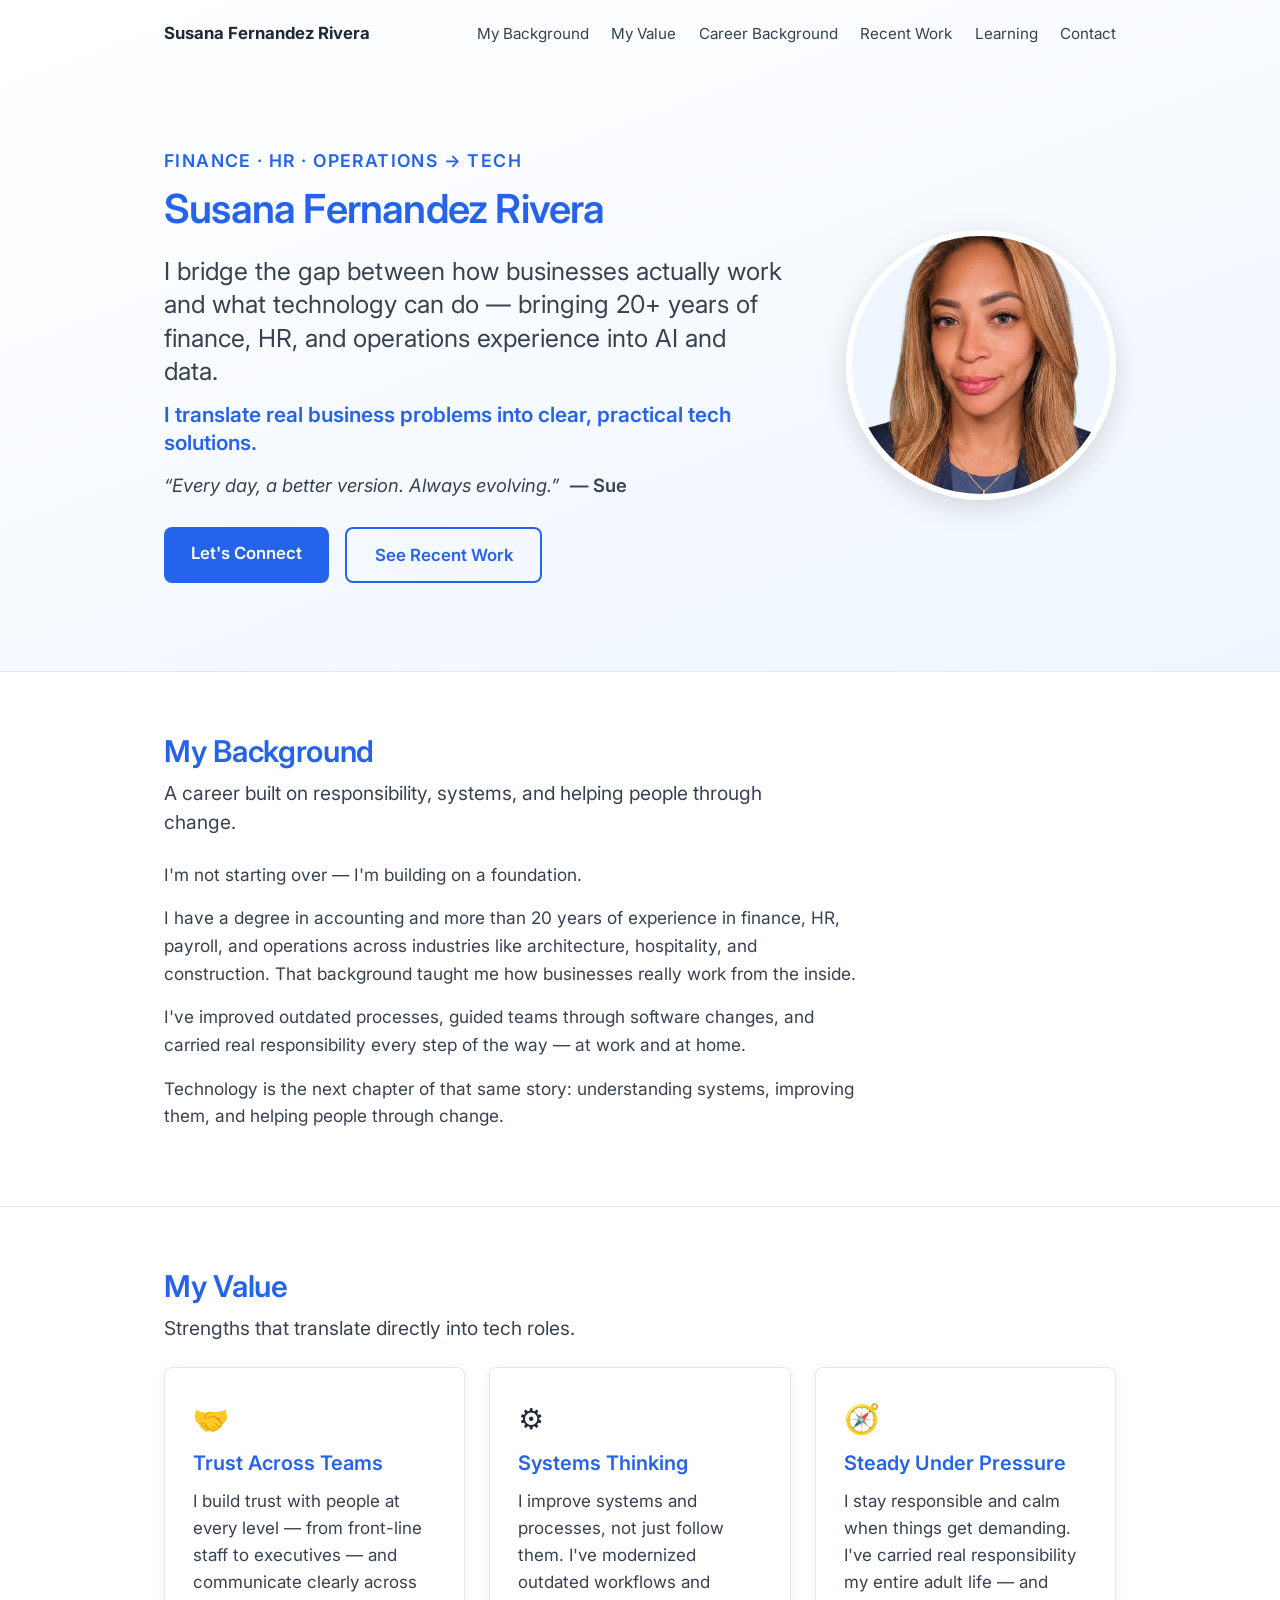
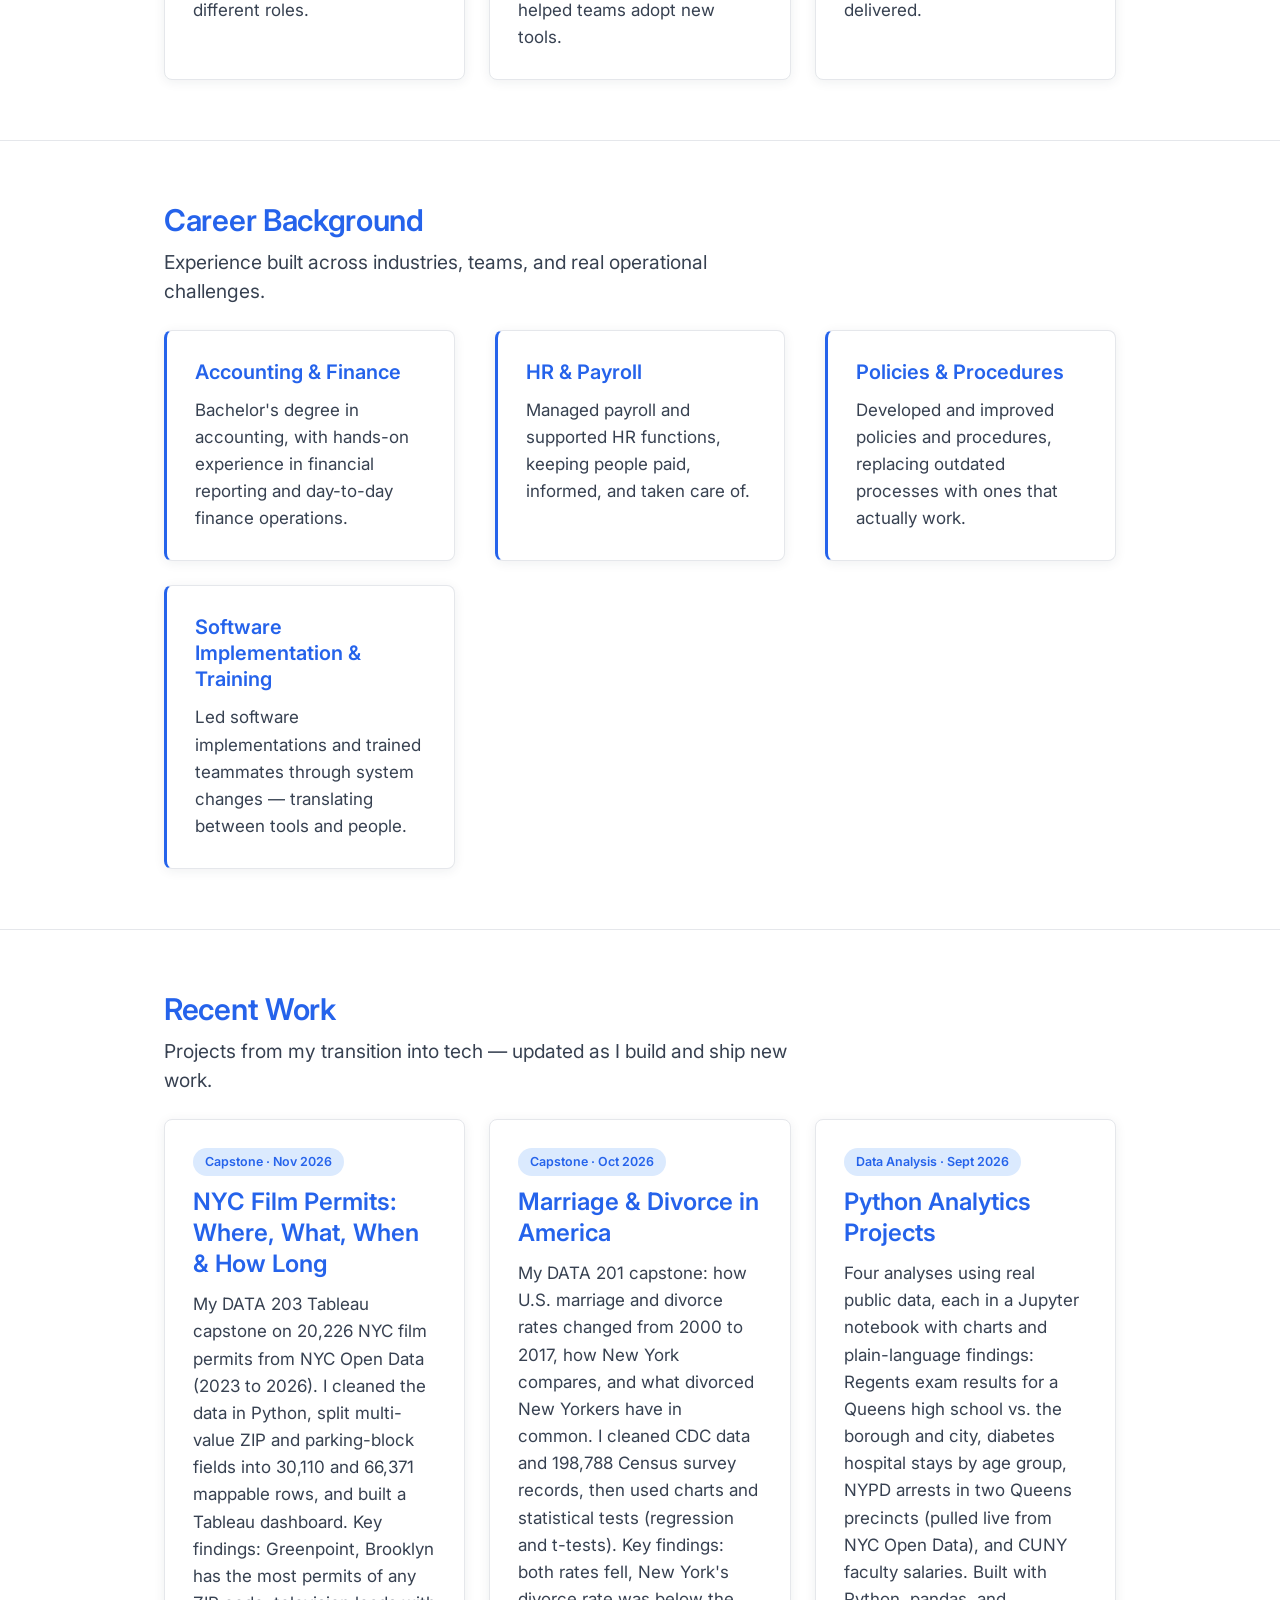
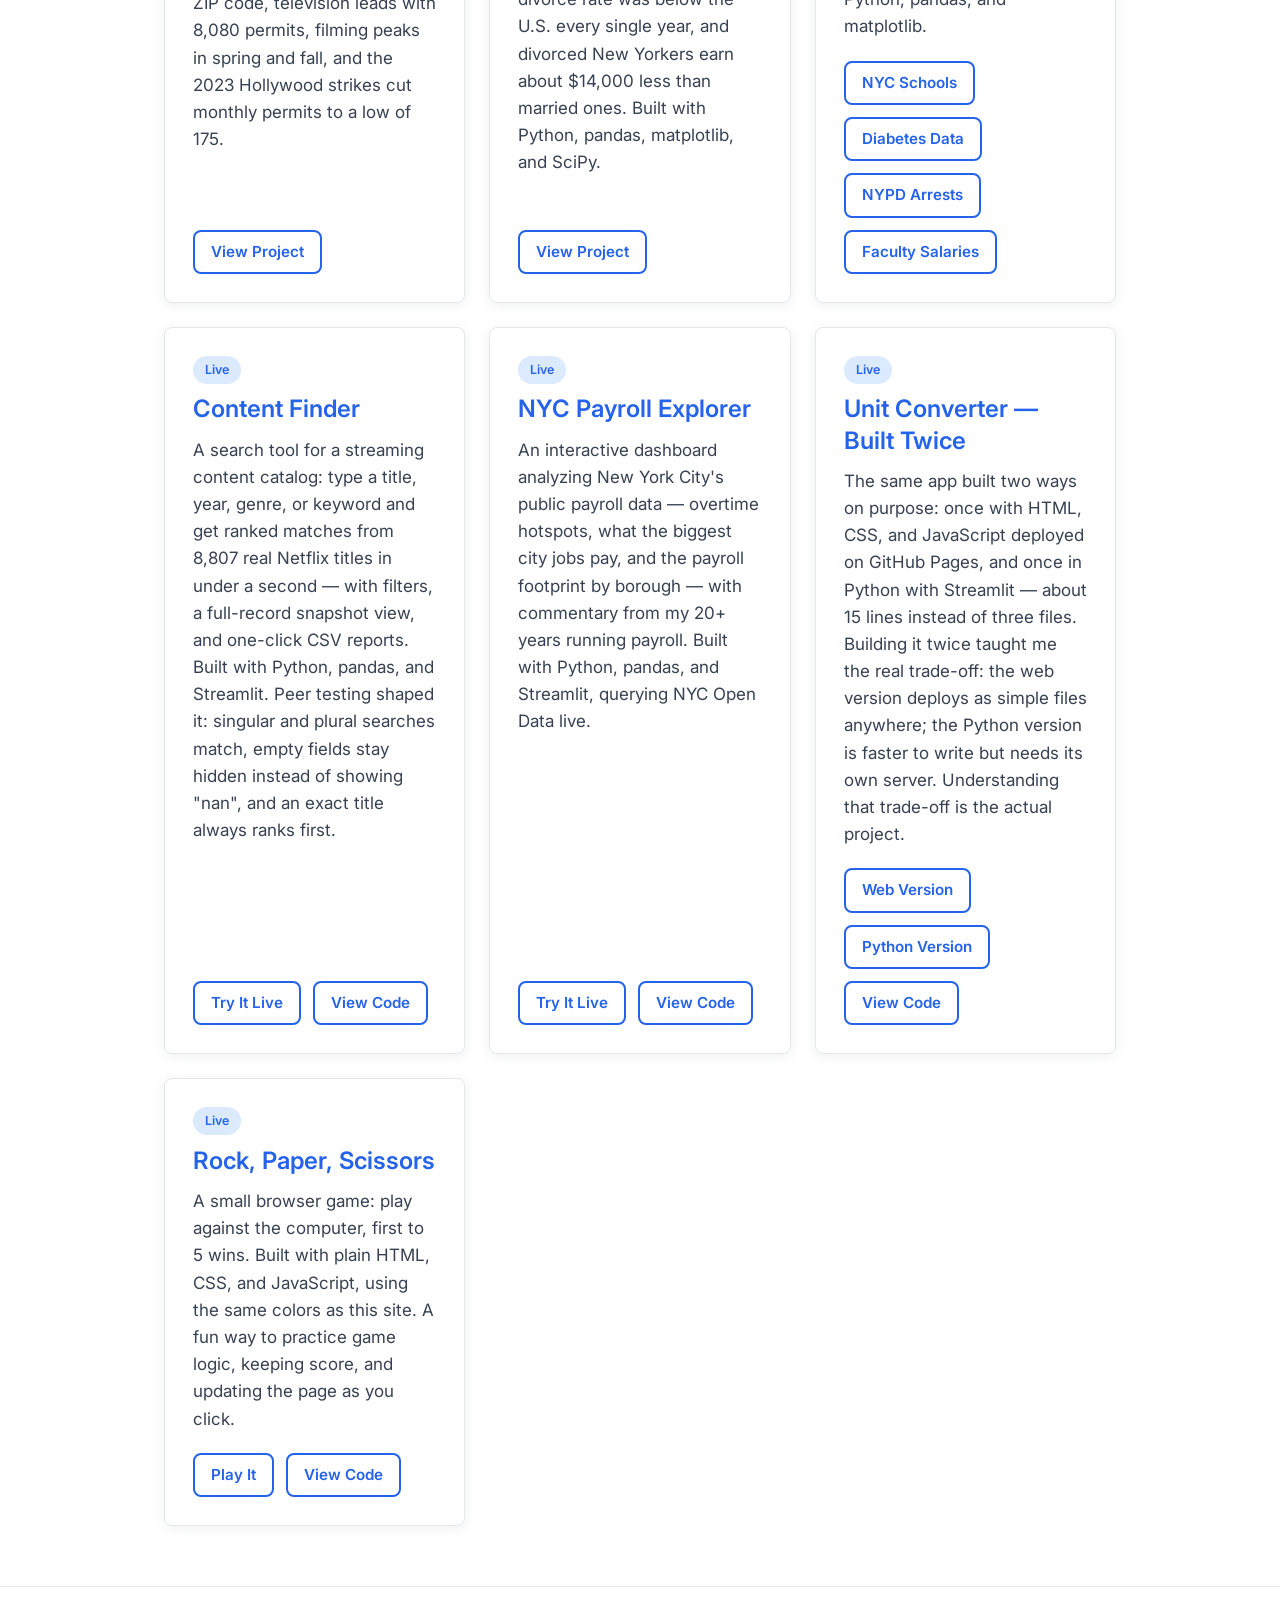
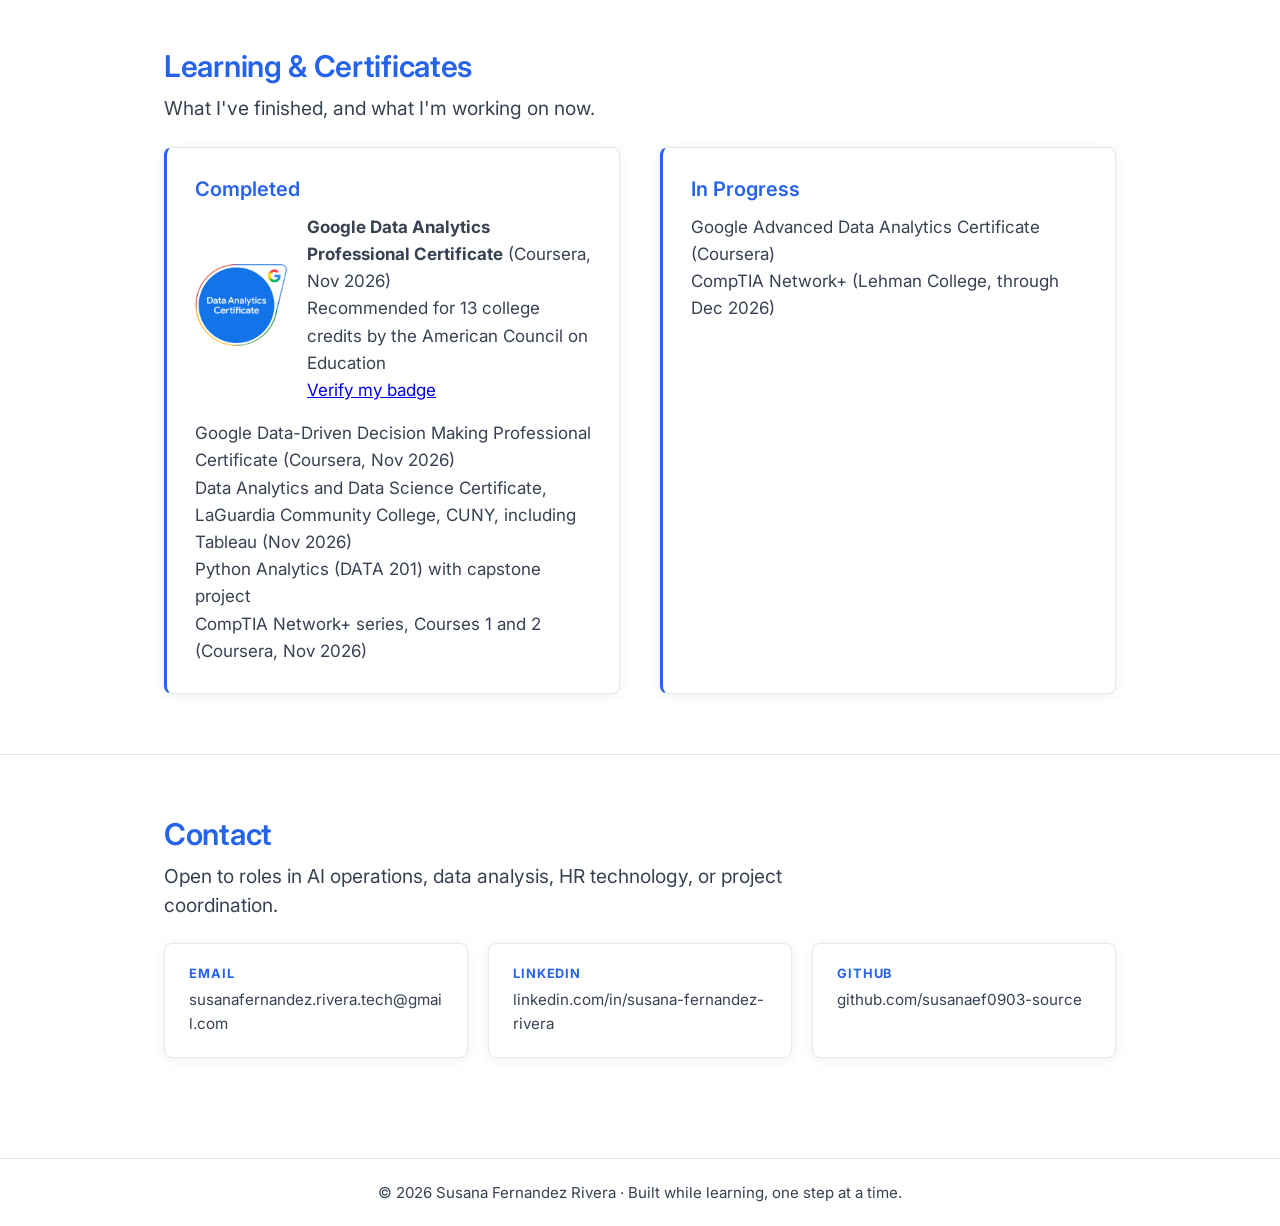
<file: index.html>
<!DOCTYPE html>
<html lang="en">
<head>
  <meta charset="UTF-8">
  <meta name="viewport" content="width=device-width, initial-scale=1.0">
  <title>Susana Fernandez Rivera — Business Operations to Tech</title>
  <meta name="description" content="Finance, HR, and operations professional bringing business, people, and systems experience into AI, data, and technology.">

  <!-- Link previews: how this page looks when shared on LinkedIn, texts, etc. -->
  <meta property="og:type" content="website">
  <meta property="og:title" content="Susana Fernandez Rivera — Business Operations to Tech">
  <meta property="og:description" content="20+ years of finance, HR, and operations experience, now building in AI and data. See my live projects.">
  <meta property="og:image" content="https://susanaef0903-source.github.io/personal-website/og-banner.jpg">
  <meta property="og:image:width" content="1200">
  <meta property="og:image:height" content="627">
  <meta property="og:url" content="https://susanaef0903-source.github.io/personal-website/">
  <meta name="twitter:card" content="summary_large_image">

  <link rel="icon" type="image/svg+xml" href="favicon.svg">
  <link rel="stylesheet" href="styles.css">
</head>
<body>

  <!-- ============================================
       1. HERO / HEADER
       ============================================ -->
  <header class="hero" id="top">
    <nav class="nav">
      <span class="nav-name">Susana Fernandez Rivera</span>
      <ul class="nav-links">
        <li><a href="#about">My Background</a></li>
        <li><a href="#strengths">My Value</a></li>
        <li><a href="#background">Career Background</a></li>
        <li><a href="#projects">Recent Work</a></li>
        <li><a href="#learning">Learning</a></li>
        <li><a href="#contact">Contact</a></li>
      </ul>
    </nav>

    <div class="hero-content">
      <div class="hero-text">
        <p class="hero-eyebrow">Finance · HR · Operations → Tech</p>
        <h1>Susana Fernandez Rivera</h1>
        <p class="hero-headline">
          I bridge the gap between how businesses actually work and what
          technology can do — bringing 20+ years of finance, HR, and operations
          experience into AI and data.
        </p>
        <p class="hero-subline">
          I translate real business problems into clear, practical tech solutions.
        </p>
        <p class="hero-quote">
          <em>&ldquo;Every day, a better version. Always evolving.&rdquo;</em>
          <span class="hero-quote-author">&mdash; Sue</span>
        </p>
        <div class="hero-actions">
          <a href="#contact" class="btn btn-primary">Let's Connect</a>
          <a href="#projects" class="btn btn-secondary">See Recent Work</a>
        </div>
      </div>
      <img src="headshot.jpg" alt="Susana Fernandez Rivera" class="hero-photo">
    </div>
  </header>

  <main>

    <!-- ============================================
         2. ABOUT ME
         ============================================ -->
    <section class="section" id="about">
      <div class="container">
        <h2>My Background</h2>
        <p class="section-intro">
          A career built on responsibility, systems, and helping people through change.
        </p>
        <p class="about-text">
          I'm not starting over — I'm building on a foundation.
        </p>
        <p class="about-text">
          I have a degree in accounting and more than 20 years of experience in
          finance, HR, payroll, and operations across industries like
          architecture, hospitality, and construction. That background taught me
          how businesses really work from the inside.
        </p>
        <p class="about-text">
          I've improved outdated processes, guided teams through software
          changes, and carried real responsibility every step of the way — at
          work and at home.
        </p>
        <p class="about-text">
          Technology is the next chapter of that same story: understanding
          systems, improving them, and helping people through change.
        </p>
      </div>
    </section>

    <!-- ============================================
         3. WHAT I BRING
         ============================================ -->
    <section class="section section-alt" id="strengths">
      <div class="container">
        <h2>My Value</h2>
        <p class="section-intro">
          Strengths that translate directly into tech roles.
        </p>
        <div class="card-grid">
          <div class="card">
            <div class="card-icon">🤝</div>
            <h3>Trust Across Teams</h3>
            <p>
              I build trust with people at every level — from front-line staff
              to executives — and communicate clearly across different roles.
            </p>
          </div>
          <div class="card">
            <div class="card-icon">⚙️</div>
            <h3>Systems Thinking</h3>
            <p>
              I improve systems and processes, not just follow them. I've
              modernized outdated workflows and helped teams adopt new tools.
            </p>
          </div>
          <div class="card">
            <div class="card-icon">🧭</div>
            <h3>Steady Under Pressure</h3>
            <p>
              I stay responsible and calm when things get demanding. I've
              carried real responsibility my entire adult life — and delivered.
            </p>
          </div>
        </div>
      </div>
    </section>

    <!-- ============================================
         4. CAREER BACKGROUND
         ============================================ -->
    <section class="section" id="background">
      <div class="container">
        <h2>Career Background</h2>
        <p class="section-intro">
          Experience built across industries, teams, and real operational challenges.
        </p>
        <div class="background-grid">
          <div class="background-item">
            <h3>Accounting &amp; Finance</h3>
            <p>Bachelor's degree in accounting, with hands-on experience in financial reporting and day-to-day finance operations.</p>
          </div>
          <div class="background-item">
            <h3>HR &amp; Payroll</h3>
            <p>Managed payroll and supported HR functions, keeping people paid, informed, and taken care of.</p>
          </div>
          <div class="background-item">
            <h3>Policies &amp; Procedures</h3>
            <p>Developed and improved policies and procedures, replacing outdated processes with ones that actually work.</p>
          </div>
          <div class="background-item">
            <h3>Software Implementation &amp; Training</h3>
            <p>Led software implementations and trained teammates through system changes — translating between tools and people.</p>
          </div>
        </div>
      </div>
    </section>

    <!-- ============================================
         5. PROJECTS (placeholders — update as you build)
         ============================================ -->
    <section class="section section-alt" id="projects">
      <div class="container">
        <h2>Recent Work</h2>
        <p class="section-intro">
          Projects from my transition into tech — updated as I build and ship new work.
        </p>
        <div class="card-grid">
          <!-- Real project card — copy this block to add more -->
          <div class="card project-card">
            <span class="project-tag">Capstone · Nov 2026</span>
            <h3>NYC Film Permits: Where, What, When &amp; How Long</h3>
            <p>My DATA 203 Tableau capstone on 20,226 NYC film permits from NYC Open Data (2023 to 2026). I cleaned the data in Python, split multi-value ZIP and parking-block fields into 30,110 and 66,371 mappable rows, and built a Tableau dashboard. Key findings: Greenpoint, Brooklyn has the most permits of any ZIP code, television leads with 8,080 permits, filming peaks in spring and fall, and the 2023 Hollywood strikes cut monthly permits to a low of 175.</p>
            <div class="project-links">
              <a href="https://github.com/susanaef0903-source/NYCFilmPermitsCapstone" class="project-link">View Project</a>
            </div>
          </div>
          <div class="card project-card">
            <span class="project-tag">Capstone · Oct 2026</span>
            <h3>Marriage &amp; Divorce in America</h3>
            <p>My DATA 201 capstone: how U.S. marriage and divorce rates changed from 2000 to 2017, how New York compares, and what divorced New Yorkers have in common. I cleaned CDC data and 198,788 Census survey records, then used charts and statistical tests (regression and t-tests). Key findings: both rates fell, New York's divorce rate was below the U.S. every single year, and divorced New Yorkers earn about $14,000 less than married ones. Built with Python, pandas, matplotlib, and SciPy.</p>
            <div class="project-links">
              <a href="https://github.com/susanaef0903-source/Marriage-Divorce-Capstone-DATA201" class="project-link">View Project</a>
            </div>
          </div>
          <div class="card project-card">
            <span class="project-tag">Data Analysis · Sept 2026</span>
            <h3>Python Analytics Projects</h3>
            <p>Four analyses using real public data, each in a Jupyter notebook with charts and plain-language findings: Regents exam results for a Queens high school vs. the borough and city, diabetes hospital stays by age group, NYPD arrests in two Queens precincts (pulled live from NYC Open Data), and CUNY faculty salaries. Built with Python, pandas, and matplotlib.</p>
            <div class="project-links">
              <a href="https://github.com/susanaef0903-source/NYC-Public-Schools-Python-Project-1" class="project-link">NYC Schools</a>
              <a href="https://github.com/susanaef0903-source/Diabetes-Public-Health-Python-Project-2" class="project-link">Diabetes Data</a>
              <a href="https://github.com/susanaef0903-source/NYPD-Arrests-Open-Data-Python-Project-3" class="project-link">NYPD Arrests</a>
              <a href="https://github.com/susanaef0903-source/Faculty-Salaries-Python-Analytics-Class" class="project-link">Faculty Salaries</a>
            </div>
          </div>
          <div class="card project-card">
            <span class="project-tag">Live</span>
            <h3>Content Finder</h3>
            <p>A search tool for a streaming content catalog: type a title, year, genre, or keyword and get ranked matches from 8,807 real Netflix titles in under a second — with filters, a full-record snapshot view, and one-click CSV reports. Built with Python, pandas, and Streamlit. Peer testing shaped it: singular and plural searches match, empty fields stay hidden instead of showing "nan", and an exact title always ranks first.</p>
            <div class="project-links">
              <a href="https://sue-content-finder.streamlit.app/" class="project-link">Try It Live</a>
              <a href="https://github.com/susanaef0903-source/content-finder" class="project-link">View Code</a>
            </div>
          </div>
          <div class="card project-card">
            <span class="project-tag">Live</span>
            <h3>NYC Payroll Explorer</h3>
            <p>An interactive dashboard analyzing New York City's public payroll data — overtime hotspots, what the biggest city jobs pay, and the payroll footprint by borough — with commentary from my 20+ years running payroll. Built with Python, pandas, and Streamlit, querying NYC Open Data live.</p>
            <div class="project-links">
              <a href="https://sue-nyc-payroll.streamlit.app/" class="project-link">Try It Live</a>
              <a href="https://github.com/susanaef0903-source/nyc-payroll-explorer" class="project-link">View Code</a>
            </div>
          </div>
          <div class="card project-card">
            <span class="project-tag">Live</span>
            <h3>Unit Converter — Built Twice</h3>
            <p>The same app built two ways on purpose: once with HTML, CSS, and JavaScript deployed on GitHub Pages, and once in Python with Streamlit — about 15 lines instead of three files. Building it twice taught me the real trade-off: the web version deploys as simple files anywhere; the Python version is faster to write but needs its own server. Understanding that trade-off is the actual project.</p>
            <div class="project-links">
              <a href="https://susanaef0903-source.github.io/personal-website/unit-converter/" class="project-link">Web Version</a>
              <a href="https://sue-unit-converter.streamlit.app/" class="project-link">Python Version</a>
              <a href="https://github.com/susanaef0903-source/unit-converter" class="project-link">View Code</a>
            </div>
          </div>
          <div class="card project-card">
            <span class="project-tag">Live</span>
            <h3>Rock, Paper, Scissors</h3>
            <p>A small browser game: play against the computer, first to 5 wins. Built with plain HTML, CSS, and JavaScript, using the same colors as this site. A fun way to practice game logic, keeping score, and updating the page as you click.</p>
            <div class="project-links">
              <a href="rock-paper-scissors/" class="project-link">Play It</a>
              <a href="https://github.com/susanaef0903-source/rock-paper-scissors" class="project-link">View Code</a>
            </div>
          </div>
        </div>
      </div>
    </section>

    <!-- ============================================
         5b. LEARNING & CERTIFICATES
         ============================================ -->
    <section class="section" id="learning">
      <div class="container">
        <h2>Learning &amp; Certificates</h2>
        <p class="section-intro">
          What I've finished, and what I'm working on now.
        </p>
        <div class="background-grid">
          <div class="background-item">
            <h3>Completed</h3>
            <div class="badge-row">
              <a href="https://www.credly.com/go/6VSeTQNj" target="_blank" rel="noopener">
                <img src="google-da-badge.png" alt="Google Data Analytics Professional Certificate badge" class="cert-badge">
              </a>
              <p><strong>Google Data Analytics Professional Certificate</strong> (Coursera, Nov 2026)<br>
                 Recommended for 13 college credits by the American Council on Education<br>
                 <a href="https://www.credly.com/go/6VSeTQNj" target="_blank" rel="noopener">Verify my badge</a></p>
            </div>
            <p>Google Data-Driven Decision Making Professional Certificate (Coursera, Nov 2026)<br>
               Data Analytics and Data Science Certificate, LaGuardia Community College, CUNY, including Tableau (Nov 2026)<br>
               Python Analytics (DATA 201) with capstone project<br>
               CompTIA Network+ series, Courses 1 and 2 (Coursera, Nov 2026)</p>
          </div>
          <div class="background-item">
            <h3>In Progress</h3>
            <p>Google Advanced Data Analytics Certificate (Coursera)<br>
               CompTIA Network+ (Lehman College, through Dec 2026)</p>
          </div>
        </div>
      </div>
    </section>

    <!-- ============================================
         6. CONTACT
         ============================================ -->
    <section class="section section-alt" id="contact">
      <div class="container contact-container">
        <h2>Contact</h2>
        <p class="section-intro">
          Open to roles in AI operations, data analysis, HR technology, or project coordination.
        </p>
        <div class="contact-links">
          <!-- Replace the href values below with your real links -->
          <a href="mailto:susanafernandez.rivera.tech@gmail.com" class="contact-link">
            <span class="contact-label">Email</span>
            <span class="contact-value">susanafernandez.rivera.tech@gmail.com</span>
          </a>
          <a href="https://www.linkedin.com/in/susana-fernandez-rivera-b945383b8" class="contact-link">
            <span class="contact-label">LinkedIn</span>
            <span class="contact-value">linkedin.com/in/susana-fernandez-rivera</span>
          </a>
          <a href="https://github.com/susanaef0903-source" class="contact-link">
            <span class="contact-label">GitHub</span>
            <span class="contact-value">github.com/susanaef0903-source</span>
          </a>
        </div>
      </div>
    </section>

  </main>

  <footer class="footer">
    <p>© <span id="year"></span> Susana Fernandez Rivera · Built while learning, one step at a time.</p>
  </footer>

  <script src="script.js"></script>
</body>
</html>
</file>
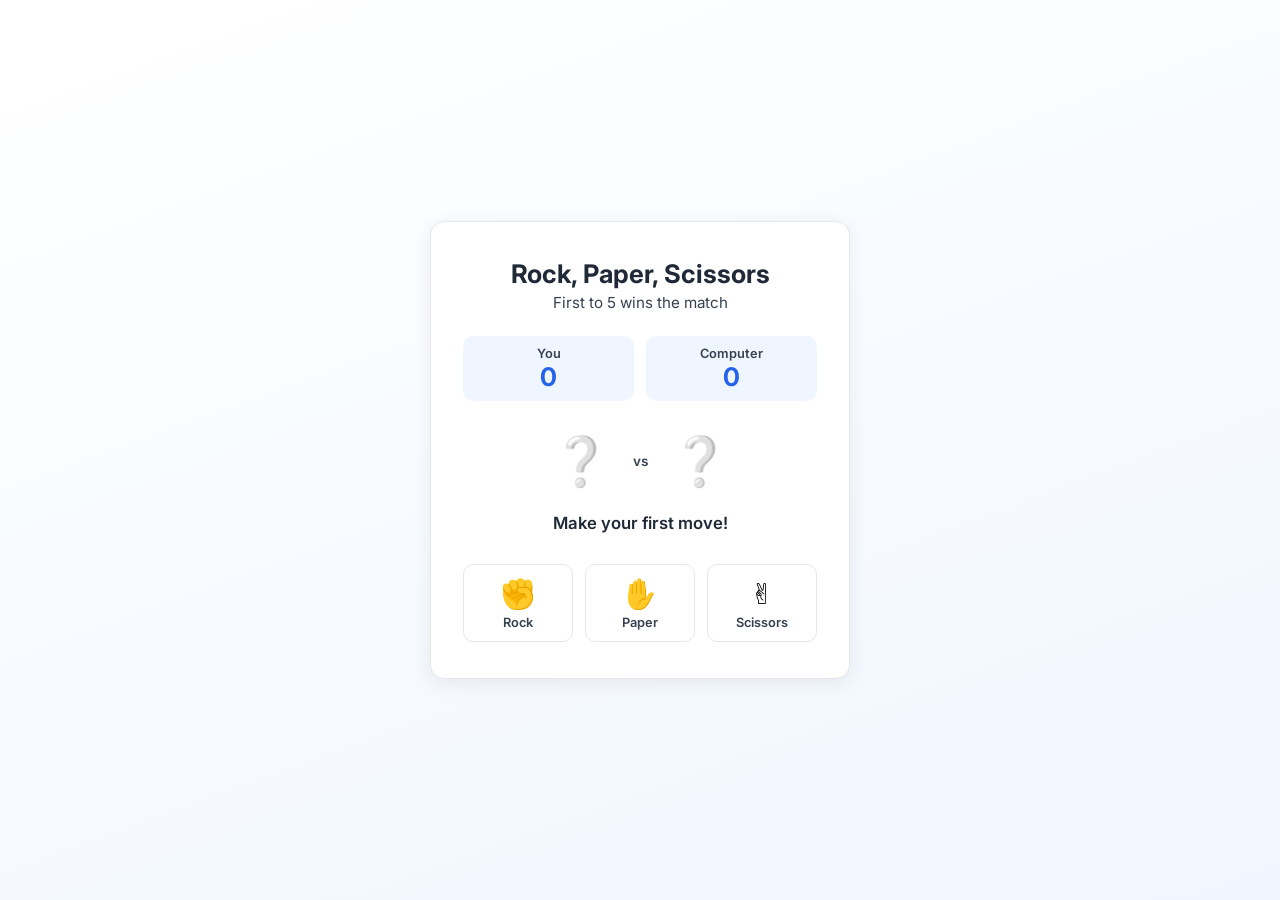
<file: rock-paper-scissors/index.html>
<!DOCTYPE html>
<html lang="en">
<head>
  <meta charset="UTF-8">
  <meta name="viewport" content="width=device-width, initial-scale=1.0">
  <title>Rock, Paper, Scissors</title>
  <link rel="stylesheet" href="styles.css">
</head>
<body>

  <main class="game">
    <h1>Rock, Paper, Scissors</h1>
    <p class="subtitle">First to 5 wins the match</p>

    <!-- Scoreboard: you vs. the computer -->
    <div class="scoreboard">
      <div class="score-box">
        <span class="score-label">You</span>
        <span class="score" id="player-score">0</span>
      </div>
      <div class="score-box">
        <span class="score-label">Computer</span>
        <span class="score" id="computer-score">0</span>
      </div>
    </div>

    <!-- The two hands shown after each round -->
    <div class="hands">
      <span class="hand" id="player-hand">❔</span>
      <span class="vs">vs</span>
      <span class="hand" id="computer-hand">❔</span>
    </div>

    <!-- Round result ("You win this round!" etc.) appears here -->
    <p id="result" class="result">Make your first move!</p>

    <!-- The three choices -->
    <div class="choices">
      <button class="choice-btn" data-choice="rock">✊<span>Rock</span></button>
      <button class="choice-btn" data-choice="paper">✋<span>Paper</span></button>
      <button class="choice-btn" data-choice="scissors">✌️<span>Scissors</span></button>
    </div>

    <!-- Hidden until someone reaches 5 -->
    <button id="play-again-btn" class="play-again hidden">Play again</button>
  </main>

  <script src="script.js"></script>
</body>
</html>
</file>
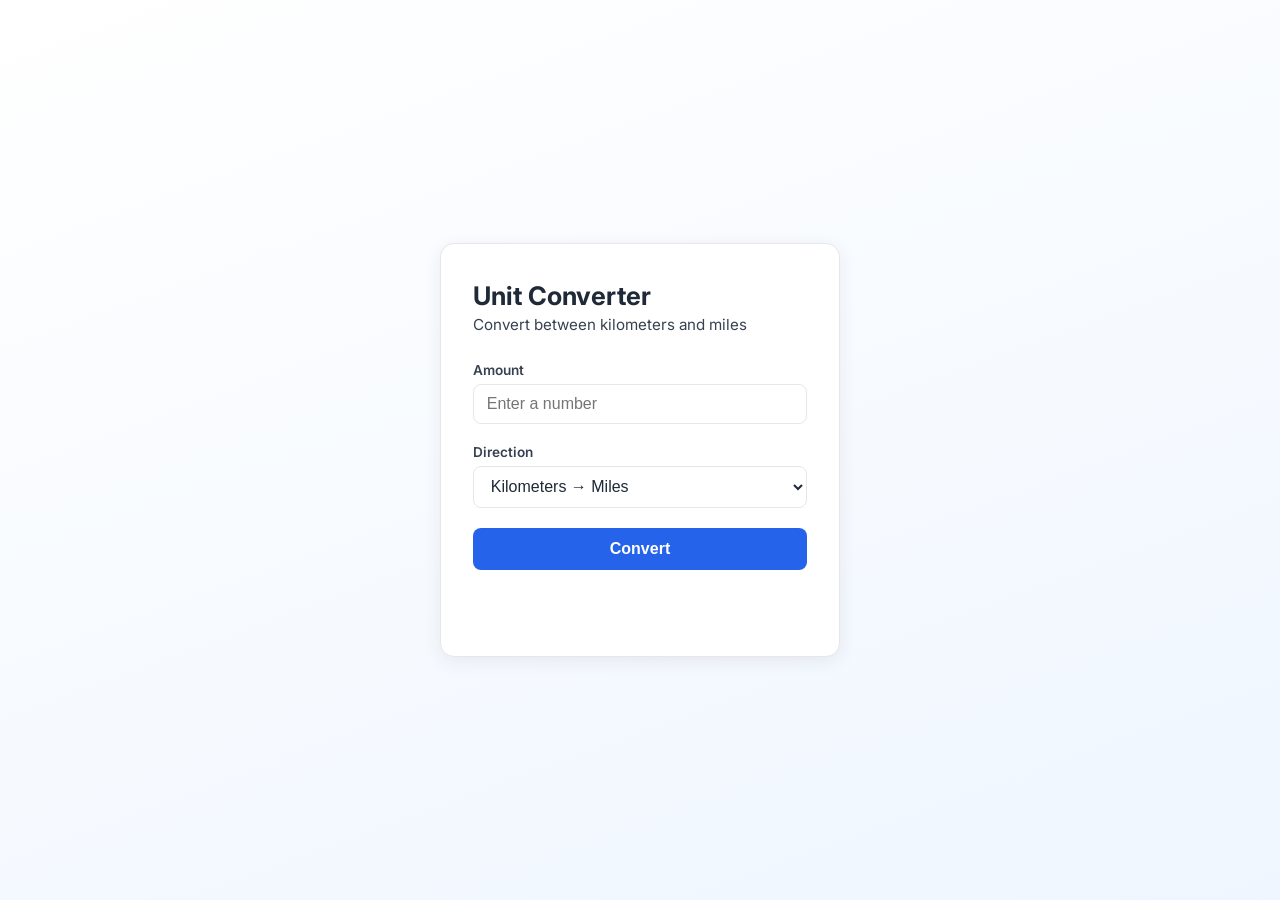
<file: unit-converter/index.html>
<!DOCTYPE html>
<html lang="en">
<head>
  <meta charset="UTF-8">
  <meta name="viewport" content="width=device-width, initial-scale=1.0">
  <title>Unit Converter — km ↔ mi</title>
  <link rel="stylesheet" href="styles.css">
</head>
<body>

  <main class="converter">
    <h1>Unit Converter</h1>
    <p class="subtitle">Convert between kilometers and miles</p>

    <!-- The user types a number here -->
    <label for="amount">Amount</label>
    <input type="number" id="amount" placeholder="Enter a number" step="any">

    <!-- The user picks which direction to convert -->
    <label for="direction">Direction</label>
    <select id="direction">
      <option value="km-to-mi">Kilometers → Miles</option>
      <option value="mi-to-km">Miles → Kilometers</option>
    </select>

    <button id="convert-btn">Convert</button>

    <!-- The answer appears here -->
    <p id="result" class="result"></p>
  </main>

  <script src="script.js"></script>
</body>
</html>
</file>
<file: styles.css>
/* ============================================
   GLOBAL STYLES & VARIABLES
   Change the colors here to re-theme the whole site.
   ============================================ */
@import url('https://fonts.googleapis.com/css2?family=Inter:wght@400;600;700&display=swap');

:root {
  --color-bg: #ffffff;
  --color-bg-alt: #ffffff;
  --color-text: #1F2937;         /* dark gray — body text */
  --color-text-soft: #374151;    /* medium gray — intros, card text */
  --color-accent: #2563EB;       /* modern blue — headings, buttons, links */
  --color-accent-dark: #1D4ED8;  /* darker blue — hover states */
  --color-accent-soft: #DBEAFE;  /* light blue tint — tags, hovers */
  --color-accent-faint: #EFF6FF; /* faintest blue — hero gradient */
  --color-warm-accent: #F59E0B;  /* warm amber — small highlights */
  --color-card: #ffffff;
  --color-border: #E5E7EB;
  --radius: 8px;
  --shadow: 0 2px 12px rgba(31, 41, 55, 0.07);
  --font-body: 'Inter', 'Segoe UI', system-ui, -apple-system, sans-serif;
}

* {
  margin: 0;
  padding: 0;
  box-sizing: border-box;
}

html {
  scroll-behavior: smooth;
}

body {
  font-family: var(--font-body);
  background: var(--color-bg);
  color: var(--color-text);
  line-height: 1.6;
}

h1, h2, h3 {
  font-weight: 600;
  line-height: 1.3;
  color: var(--color-accent);
}

/* ============================================
   LAYOUT HELPERS
   ============================================ */
.container {
  max-width: 1000px;
  margin: 0 auto;
  padding: 0 1.5rem;
}

.section {
  padding: 3.75rem 0;
  border-bottom: 1px solid var(--color-border);
}

.section:last-of-type {
  border-bottom: none;
}

.section-alt {
  background: var(--color-bg-alt);
}

h2 {
  font-size: 1.875rem;
  margin-bottom: 0.5rem;
  letter-spacing: -0.01em;
}

.section-intro {
  color: var(--color-text-soft);
  max-width: 640px;
  font-size: 1.2rem;
  line-height: 1.5;
  margin-bottom: 1.5rem;
}

/* ============================================
   1. HERO / HEADER
   ============================================ */
.hero {
  background: linear-gradient(160deg, #ffffff 0%, var(--color-accent-faint) 100%);
  border-bottom: 1px solid var(--color-border);
}

.nav {
  max-width: 1000px;
  margin: 0 auto;
  padding: 1.25rem 1.5rem;
  display: flex;
  align-items: center;
  justify-content: space-between;
  flex-wrap: wrap;
  gap: 0.75rem;
}

.nav-name {
  font-weight: 700;
  font-size: 1.05rem;
}

.nav-links {
  display: flex;
  list-style: none;
  gap: 1.4rem;
  flex-wrap: wrap;
}

.nav-links a {
  text-decoration: none;
  color: var(--color-text-soft);
  font-size: 0.95rem;
  transition: color 0.2s;
}

.nav-links a:hover {
  color: var(--color-accent);
}

.hero-content {
  max-width: 1000px;
  margin: 0 auto;
  padding: 5rem 1.5rem 5.5rem;
  display: flex;
  align-items: center;
  justify-content: space-between;
  gap: 3rem;
}

.hero-photo {
  width: 270px;
  height: 270px;
  border-radius: 50%;
  object-fit: cover;
  object-position: 50% 30%;
  border: 6px solid #ffffff;
  box-shadow: 0 8px 28px rgba(45, 42, 38, 0.16);
  flex-shrink: 0;
}

.hero-eyebrow {
  color: var(--color-accent);
  font-weight: 600;
  font-size: 1.1rem;
  text-transform: uppercase;
  letter-spacing: 0.08em;
  margin-bottom: 0.5rem;
}

.hero h1 {
  font-size: clamp(2rem, 5vw, 2.5rem);
  letter-spacing: -0.02em;
  margin-bottom: 1.25rem;
}

.hero-headline {
  font-size: 1.55rem;
  line-height: 1.35;
  color: var(--color-text-soft);
  max-width: 620px;
  margin-bottom: 0.75rem;
}

.hero-subline {
  font-size: 1.3rem;
  line-height: 1.35;
  font-weight: 600;
  color: var(--color-accent);
  max-width: 620px;
  margin-bottom: 1.75rem;
}

.hero-quote {
  font-size: 1.15rem;
  line-height: 1.4;
  color: var(--color-text-soft);
  max-width: 620px;
  margin-top: -0.75rem;
  margin-bottom: 1.75rem;
}

.hero-quote-author {
  font-style: normal;
  font-weight: 600;
  margin-left: 0.35rem;
}

.hero-actions {
  display: flex;
  gap: 1rem;
  flex-wrap: wrap;
}

/* Buttons */
.btn {
  display: inline-block;
  padding: 0.8rem 1.7rem;
  border-radius: 8px;
  text-decoration: none;
  font-weight: 600;
  font-size: 1.05rem;
  transition: transform 0.15s, box-shadow 0.15s, background 0.2s;
}

.btn-primary {
  background: var(--color-accent);
  color: #ffffff;
  border: none;
}

.btn-primary:hover {
  background: var(--color-accent-dark);
  transform: translateY(-2px);
  box-shadow: var(--shadow);
}

.btn-secondary {
  background: transparent;
  color: var(--color-accent);
  border: 2px solid var(--color-accent);
}

.btn-secondary:hover {
  background: var(--color-accent-faint);
  transform: translateY(-2px);
}

.btn:active {
  transform: scale(0.97);
}

/* ============================================
   2. ABOUT ME
   ============================================ */
.about-text {
  max-width: 700px;
  font-size: 1.08rem;
  color: var(--color-text-soft);
  margin-bottom: 1rem;
}

/* ============================================
   3. WHAT I BRING — cards
   ============================================ */
.card-grid {
  display: grid;
  grid-template-columns: repeat(auto-fit, minmax(min(260px, 100%), 1fr));
  gap: 1.5rem;
}

.card {
  background: var(--color-card);
  border: 1px solid var(--color-border);
  border-radius: var(--radius);
  padding: 1.75rem;
  box-shadow: var(--shadow);
  transition: transform 0.15s, box-shadow 0.15s;
}

.card:hover {
  transform: translateY(-3px);
  box-shadow: 0 6px 20px rgba(45, 42, 38, 0.1);
}

.card-icon {
  font-size: 1.8rem;
  margin-bottom: 0.5rem;
  transform-origin: left center;
  transition: transform 0.2s ease;
}

.card-icon:hover {
  transform: scale(1.1);
}

.card h3 {
  font-size: 1.25rem;
  margin-bottom: 0.75rem;
}

.card p {
  color: var(--color-text-soft);
  font-size: 1.0625rem;
  line-height: 1.6;
}

/* ============================================
   4. CAREER BACKGROUND
   ============================================ */
.background-grid {
  display: grid;
  grid-template-columns: repeat(auto-fit, minmax(min(280px, 100%), 1fr));
  gap: 1.5rem 2.5rem;
}

.background-item {
  background: var(--color-card);
  border: 1px solid var(--color-border);
  border-left: 3px solid var(--color-accent);
  border-radius: var(--radius);
  padding: 1.75rem;
  box-shadow: var(--shadow);
  transition: transform 0.15s, box-shadow 0.15s;
}

.background-item:hover {
  transform: translateY(-3px);
  box-shadow: 0 6px 20px rgba(31, 41, 55, 0.1);
}

.background-item h3 {
  font-size: 1.25rem;
  margin-bottom: 0.75rem;
}

.background-item p {
  color: var(--color-text-soft);
  font-size: 1.0625rem;
  line-height: 1.6;
}

/* ============================================
   5. PROJECTS
   ============================================ */
.project-card {
  display: flex;
  flex-direction: column;
}

.project-tag {
  align-self: flex-start;
  background: var(--color-accent-soft);
  color: var(--color-accent);
  font-size: 0.78rem;
  font-weight: 600;
  padding: 0.25rem 0.75rem;
  border-radius: 999px;
  margin-bottom: 0.6rem;
}

.project-card p + p {
  margin-top: 0.6rem;
}

.project-card h3 {
  font-size: 1.5rem;
  margin-bottom: 0.75rem;
}

.project-links {
  margin-top: auto;
  padding-top: 1.25rem;
  display: flex;
  gap: 0.75rem;
  flex-wrap: wrap;
}

.project-link {
  display: inline-block;
  padding: 0.5rem 1rem;
  border: 2px solid var(--color-accent);
  border-radius: 8px;
  color: var(--color-accent);
  font-weight: 600;
  font-size: 0.95rem;
  text-decoration: none;
  transition: transform 0.15s, background 0.2s, color 0.2s;
}

.project-link:hover {
  background: var(--color-accent-faint);
  color: var(--color-accent-dark);
  transform: translateY(-2px);
}

.project-link:active {
  transform: scale(0.97);
}

/* ============================================
   6. CONTACT
   ============================================ */
.contact-links {
  display: grid;
  grid-template-columns: repeat(auto-fit, minmax(min(240px, 100%), 1fr));
  gap: 1.25rem;
}

.contact-link {
  display: flex;
  flex-direction: column;
  gap: 0.2rem;
  background: var(--color-card);
  border: 1px solid var(--color-border);
  border-radius: var(--radius);
  padding: 1.25rem 1.5rem;
  text-decoration: none;
  box-shadow: var(--shadow);
  transition: transform 0.15s, border-color 0.2s;
}

.contact-link:hover {
  transform: translateY(-2px);
  border-color: var(--color-accent);
}

.contact-label {
  font-size: 0.8rem;
  font-weight: 700;
  text-transform: uppercase;
  letter-spacing: 0.07em;
  color: var(--color-accent);
}

.contact-value {
  color: var(--color-text-soft);
  font-size: 0.95rem;
  word-break: break-all;
}

/* ============================================
   FOOTER
   ============================================ */
.footer {
  border-top: 1px solid var(--color-border);
  margin-top: 2.5rem;
  padding: 1.5rem 1.5rem;
  text-align: center;
  color: var(--color-text-soft);
  font-size: 0.94rem;
  line-height: 1.3;
}

/* ============================================
   SMALL SCREENS
   ============================================ */
@media (max-width: 760px) {
  .hero-content {
    flex-direction: column-reverse;
    text-align: center;
    gap: 2rem;
  }

  .hero-photo {
    width: 190px;
    height: 190px;
  }

  .hero-actions {
    justify-content: center;
  }
}

@media (max-width: 600px) {
  .hero-content {
    padding: 3.5rem 1.5rem 4rem;
  }

  .hero-actions {
    flex-direction: column;
    width: 100%;
  }

  .hero-actions .btn {
    width: 100%;
    text-align: center;
  }

  .section {
    padding: 3.25rem 0;
  }

  .nav {
    justify-content: center;
    text-align: center;
  }
}

/* Certificate badge (Learning & Certificates) */
.badge-row {
  display: flex;
  align-items: center;
  gap: 1rem;
  margin-bottom: 1rem;
}
.cert-badge {
  width: 96px;
  height: auto;
  flex-shrink: 0;
}
@media (max-width: 480px) {
  .badge-row { flex-direction: column; align-items: flex-start; }
}
</file>
<file: rock-paper-scissors/styles.css>
/* Same color scheme as my personal website, so the two feel related */
@import url('https://fonts.googleapis.com/css2?family=Inter:wght@400;600;700&display=swap');

:root {
  --color-bg: #ffffff;
  --color-text: #1F2937;
  --color-text-soft: #374151;
  --color-accent: #2563EB;
  --color-accent-dark: #1D4ED8;
  --color-accent-soft: #EFF6FF;
  --color-border: #E5E7EB;
  --color-win: #15803D;
  --color-lose: #B91C1C;
}

* {
  margin: 0;
  padding: 0;
  box-sizing: border-box;
}

body {
  font-family: 'Inter', 'Segoe UI', system-ui, sans-serif;
  background: linear-gradient(160deg, #ffffff 0%, var(--color-accent-soft) 100%);
  color: var(--color-text);
  min-height: 100vh;
  display: flex;
  align-items: center;
  justify-content: center;
  padding: 1.5rem;
}

/* The white card holding the whole game */
.game {
  background: #ffffff;
  border: 1px solid var(--color-border);
  border-radius: 14px;
  box-shadow: 0 4px 18px rgba(45, 42, 38, 0.08);
  padding: 2.25rem 2rem;
  width: 100%;
  max-width: 420px;
  text-align: center;
}

h1 {
  font-size: 1.6rem;
  margin-bottom: 0.25rem;
}

.subtitle {
  color: var(--color-text-soft);
  font-size: 0.95rem;
  margin-bottom: 1.5rem;
}

/* Scoreboard */
.scoreboard {
  display: flex;
  gap: 0.75rem;
  justify-content: center;
  margin-bottom: 1.5rem;
}

.score-box {
  flex: 1;
  background: var(--color-accent-soft);
  border-radius: 10px;
  padding: 0.6rem 0.5rem;
}

.score-label {
  display: block;
  font-size: 0.8rem;
  font-weight: 600;
  color: var(--color-text-soft);
}

.score {
  font-size: 1.6rem;
  font-weight: 700;
  color: var(--color-accent);
}

/* The two big emoji hands */
.hands {
  display: flex;
  align-items: center;
  justify-content: center;
  gap: 1rem;
  margin-bottom: 1rem;
}

.hand {
  font-size: 3rem;
  width: 4.5rem;
  line-height: 4.5rem;
}

.vs {
  font-size: 0.85rem;
  font-weight: 600;
  color: var(--color-text-soft);
}

/* Round result message */
.result {
  font-size: 1.05rem;
  font-weight: 600;
  min-height: 1.6em;
  margin-bottom: 1.5rem;
}

.result.win  { color: var(--color-win); }
.result.lose { color: var(--color-lose); }

/* The three choice buttons */
.choices {
  display: flex;
  gap: 0.75rem;
  justify-content: center;
}

.choice-btn {
  flex: 1;
  font-family: inherit;
  font-size: 1.8rem;
  padding: 0.7rem 0.5rem;
  border: 1px solid var(--color-border);
  border-radius: 10px;
  background: var(--color-bg);
  cursor: pointer;
  transition: border-color 0.2s, transform 0.1s;
}

.choice-btn span {
  display: block;
  font-size: 0.8rem;
  font-weight: 600;
  color: var(--color-text-soft);
  margin-top: 0.2rem;
}

.choice-btn:hover {
  border-color: var(--color-accent);
  transform: translateY(-2px);
}

.choice-btn:disabled {
  opacity: 0.45;
  cursor: default;
  transform: none;
}

/* Play again button, shown only when the match is over */
.play-again {
  width: 100%;
  margin-top: 1.5rem;
  font-family: inherit;
  font-size: 1rem;
  font-weight: 600;
  padding: 0.75rem;
  border: none;
  border-radius: 8px;
  background: var(--color-accent);
  color: #ffffff;
  cursor: pointer;
  transition: background 0.2s;
}

.play-again:hover {
  background: var(--color-accent-dark);
}

.hidden {
  display: none;
}
</file>
<file: unit-converter/styles.css>
/* Same color scheme as my personal website, so the two feel related */
@import url('https://fonts.googleapis.com/css2?family=Inter:wght@400;600;700&display=swap');

:root {
  --color-bg: #ffffff;
  --color-text: #1F2937;
  --color-text-soft: #374151;
  --color-accent: #2563EB;
  --color-accent-dark: #1D4ED8;
  --color-accent-soft: #EFF6FF;
  --color-border: #E5E7EB;
}

* {
  margin: 0;
  padding: 0;
  box-sizing: border-box;
}

body {
  font-family: 'Inter', 'Segoe UI', system-ui, sans-serif;
  background: linear-gradient(160deg, #ffffff 0%, var(--color-accent-soft) 100%);
  color: var(--color-text);
  min-height: 100vh;
  display: flex;
  align-items: center;
  justify-content: center;
  padding: 1.5rem;
}

/* The white card holding the whole converter */
.converter {
  background: #ffffff;
  border: 1px solid var(--color-border);
  border-radius: 14px;
  box-shadow: 0 4px 18px rgba(45, 42, 38, 0.08);
  padding: 2.25rem 2rem;
  width: 100%;
  max-width: 400px;
}

h1 {
  font-size: 1.6rem;
  margin-bottom: 0.25rem;
}

.subtitle {
  color: var(--color-text-soft);
  font-size: 0.95rem;
  margin-bottom: 1.75rem;
}

label {
  display: block;
  font-size: 0.85rem;
  font-weight: 600;
  margin-bottom: 0.35rem;
  color: var(--color-text-soft);
}

input,
select {
  width: 100%;
  font-size: 1rem;
  padding: 0.65rem 0.8rem;
  border: 1px solid var(--color-border);
  border-radius: 8px;
  margin-bottom: 1.25rem;
  background: var(--color-bg);
  color: var(--color-text);
}

input:focus,
select:focus {
  outline: 2px solid var(--color-accent);
  border-color: var(--color-accent);
}

button {
  width: 100%;
  font-size: 1rem;
  font-weight: 600;
  padding: 0.75rem;
  border: none;
  border-radius: 8px;
  background: var(--color-accent);
  color: #ffffff;
  cursor: pointer;
  transition: background 0.2s;
}

button:hover {
  background: var(--color-accent-dark);
}

/* The answer line — hidden until it has text in it */
.result {
  margin-top: 1.5rem;
  font-size: 1.1rem;
  font-weight: 600;
  text-align: center;
  min-height: 1.5em;
}

.result.error {
  color: #a33a2e;
  font-weight: 400;
  font-size: 0.95rem;
}
</file>
